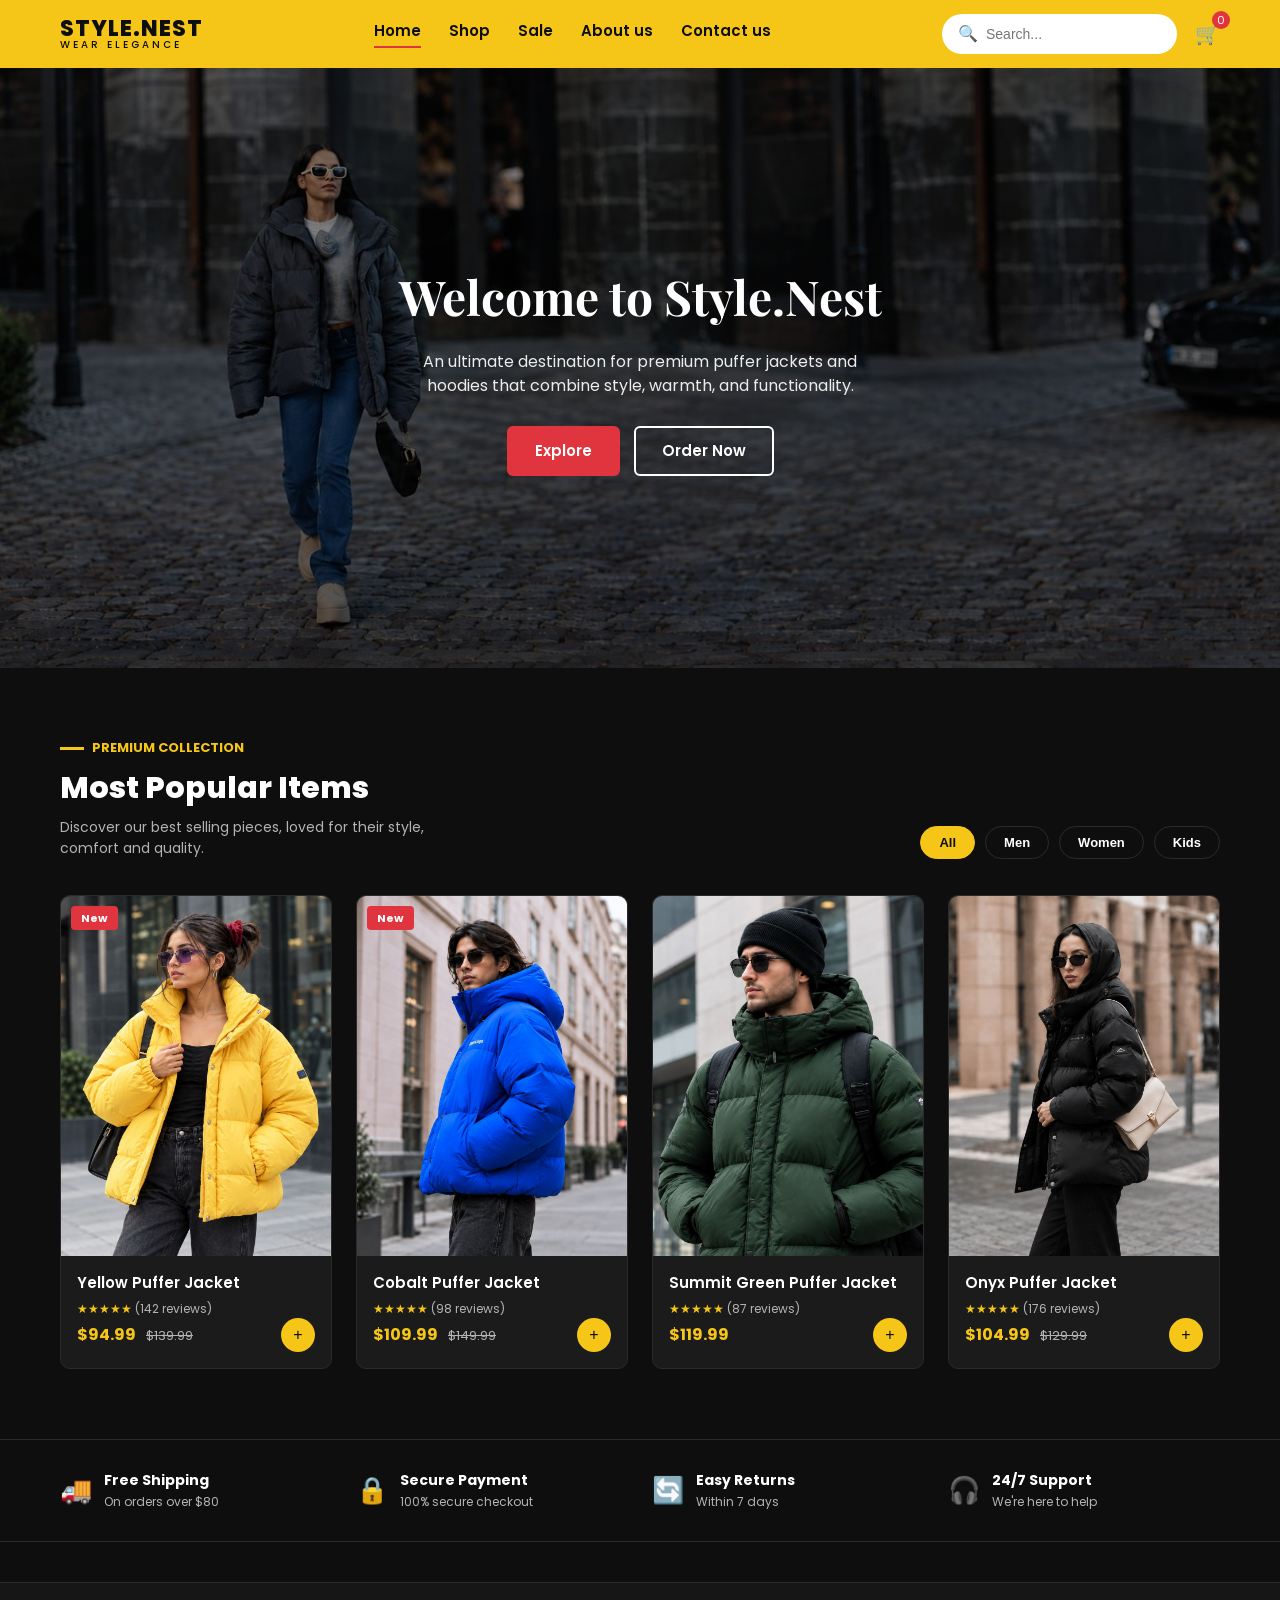
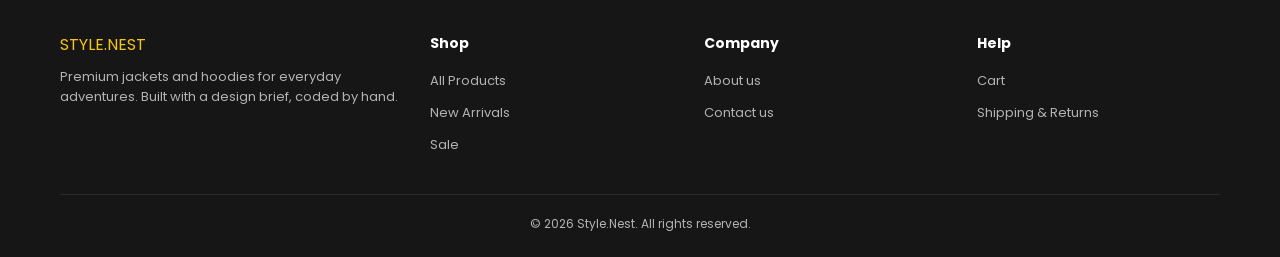
<file: style-nest/index.html>
<!DOCTYPE html>
<html lang="en">
<head>
  <meta charset="UTF-8">
  <meta name="viewport" content="width=device-width, initial-scale=1.0">
  <meta property="og:title" content="Style.Nest — Wear Elegance">
  <meta property="og:description" content="A full online storefront for premium jackets and hoodies, built with HTML/CSS/JS and a .NET backend.">
  <meta property="og:image" content="https://bajwahaeysha-jpg.github.io/style-nest-project/style-nest/assets/images/yellow-1.jpg">
  <meta property="og:url" content="https://bajwahaeysha-jpg.github.io/style-nest-project/style-nest/index.html">
  <title>Style.Nest — Wear Elegance</title>
  <link rel="preconnect" href="https://fonts.googleapis.com">
  <link href="https://fonts.googleapis.com/css2?family=Poppins:wght@400;500;600;700;800&family=Playfair+Display:wght@600;700&display=swap" rel="stylesheet">
  <link rel="stylesheet" href="css/style.css">
</head>
<body>

  <!-- ===== Header ===== -->
  <header class="topbar">
    <div class="container">
      <a href="index.html" class="logo">
        <span class="logo-main">STYLE.NEST</span>
        <span class="logo-sub">WEAR ELEGANCE</span>
      </a>

      <nav class="nav-links">
        <a href="index.html" class="active">Home</a>
        <a href="shop.html">Shop</a>
        <a href="shop.html">Sale</a>
        <a href="about.html">About us</a>
        <a href="contact.html">Contact us</a>
      </nav>

      <div style="display:flex; align-items:center; gap:18px;">
        <div class="search-box">
          <span>&#128269;</span>
          <input type="text" placeholder="Search...">
        </div>
        <a href="cart.html" class="cart-icon">&#128722;
          <span class="cart-count">0</span>
        </a>
        <button class="nav-toggle">&#9776;</button>
      </div>
    </div>
  </header>

  <!-- ===== Hero ===== -->
  <section class="hero">
    <div class="container">
      <div class="hero-text">
        <h1>Welcome to Style.Nest</h1>
        <p>An ultimate destination for premium puffer jackets and hoodies that combine style, warmth, and functionality.</p>
        <div class="hero-actions">
          <a href="shop.html" class="btn btn-red">Explore</a>
          <a href="shop.html" class="btn btn-outline">Order Now</a>
        </div>
      </div>
    </div>
  </section>

  <!-- ===== Most Popular Items ===== -->
  <section class="section">
    <div class="container">
      <div class="section-head">
        <div>
          <div class="eyebrow">PREMIUM COLLECTION</div>
          <h2>Most Popular Items</h2>
          <p>Discover our best selling pieces, loved for their style, comfort and quality.</p>
        </div>
        <div class="filters">
          <button class="filter-btn active" data-filter="all">All</button>
          <button class="filter-btn" data-filter="men">Men</button>
          <button class="filter-btn" data-filter="women">Women</button>
          <button class="filter-btn" data-filter="kids">Kids</button>
        </div>
      </div>

      <div class="product-grid">

        <a href="product.html?id=yellow-puffer-jacket" class="product-card" data-id="yellow-puffer-jacket" data-category="women" data-name="Yellow Puffer Jacket" data-price="94.99" data-image="assets/images/yellow-1.jpg">
          <div class="product-thumb">
            <span class="product-badge">New</span>
            <img src="assets/images/yellow-1.jpg" alt="Yellow Puffer Jacket">
          </div>
          <div class="product-info">
            <h3>Yellow Puffer Jacket</h3>
            <div class="rating"><span class="stars">&#9733;&#9733;&#9733;&#9733;&#9733;</span> (142 reviews)</div>
            <div class="product-price-row">
              <span><span class="price">$94.99</span> <span class="old-price">$139.99</span></span>
              <button class="add-btn">+</button>
            </div>
          </div>
        </a>

        <a href="product.html?id=cobalt-puffer-jacket" class="product-card" data-id="cobalt-puffer-jacket" data-category="men" data-name="Cobalt Puffer Jacket" data-price="109.99" data-image="assets/images/blue-1.jpg">
          <div class="product-thumb">
            <span class="product-badge">New</span>
            <img src="assets/images/blue-1.jpg" alt="Cobalt Puffer Jacket">
          </div>
          <div class="product-info">
            <h3>Cobalt Puffer Jacket</h3>
            <div class="rating"><span class="stars">&#9733;&#9733;&#9733;&#9733;&#9733;</span> (98 reviews)</div>
            <div class="product-price-row">
              <span><span class="price">$109.99</span> <span class="old-price">$149.99</span></span>
              <button class="add-btn">+</button>
            </div>
          </div>
        </a>

        <a href="product.html?id=summit-green-puffer-jacket" class="product-card" data-id="summit-green-puffer-jacket" data-category="men" data-name="Summit Green Puffer Jacket" data-price="119.99" data-image="assets/images/green-1.jpg">
          <div class="product-thumb">
            <img src="assets/images/green-1.jpg" alt="Summit Green Puffer Jacket">
          </div>
          <div class="product-info">
            <h3>Summit Green Puffer Jacket</h3>
            <div class="rating"><span class="stars">&#9733;&#9733;&#9733;&#9733;&#9733;</span> (87 reviews)</div>
            <div class="product-price-row">
              <span class="price">$119.99</span>
              <button class="add-btn">+</button>
            </div>
          </div>
        </a>

        <a href="product.html?id=onyx-puffer-jacket" class="product-card" data-id="onyx-puffer-jacket" data-category="women" data-name="Onyx Puffer Jacket" data-price="104.99" data-image="assets/images/black-1.jpg">
          <div class="product-thumb">
            <img src="assets/images/black-1.jpg" alt="Onyx Puffer Jacket">
          </div>
          <div class="product-info">
            <h3>Onyx Puffer Jacket</h3>
            <div class="rating"><span class="stars">&#9733;&#9733;&#9733;&#9733;&#9733;</span> (176 reviews)</div>
            <div class="product-price-row">
              <span><span class="price">$104.99</span> <span class="old-price">$129.99</span></span>
              <button class="add-btn">+</button>
            </div>
          </div>
        </a>

      </div>
    </div>
  </section>

  <!-- ===== Perks strip ===== -->
  <section class="perks">
    <div class="container">
      <div class="perk"><span class="icon">&#128666;</span><div><h4>Free Shipping</h4><p>On orders over $80</p></div></div>
      <div class="perk"><span class="icon">&#128274;</span><div><h4>Secure Payment</h4><p>100% secure checkout</p></div></div>
      <div class="perk"><span class="icon">&#128260;</span><div><h4>Easy Returns</h4><p>Within 7 days</p></div></div>
      <div class="perk"><span class="icon">&#127911;</span><div><h4>24/7 Support</h4><p>We're here to help</p></div></div>
    </div>
  </section>

  <!-- ===== Footer ===== -->
  <footer>
    <div class="container">
      <div class="footer-grid">
        <div>
          <span class="logo-main" style="color:#f5c518;">STYLE.NEST</span>
          <p>Premium jackets and hoodies for everyday adventures. Built with a design brief, coded by hand.</p>
        </div>
        <div>
          <h4>Shop</h4>
          <ul>
            <li><a href="shop.html">All Products</a></li>
            <li><a href="shop.html">New Arrivals</a></li>
            <li><a href="shop.html">Sale</a></li>
          </ul>
        </div>
        <div>
          <h4>Company</h4>
          <ul>
            <li><a href="about.html">About us</a></li>
            <li><a href="contact.html">Contact us</a></li>
          </ul>
        </div>
        <div>
          <h4>Help</h4>
          <ul>
            <li><a href="cart.html">Cart</a></li>
            <li><a href="contact.html">Shipping & Returns</a></li>
          </ul>
        </div>
      </div>
      <div class="footer-bottom">&copy; 2026 Style.Nest. All rights reserved.</div>
    </div>
  </footer>

  <script src="js/script.js"></script>
</body>
</html>
</file>
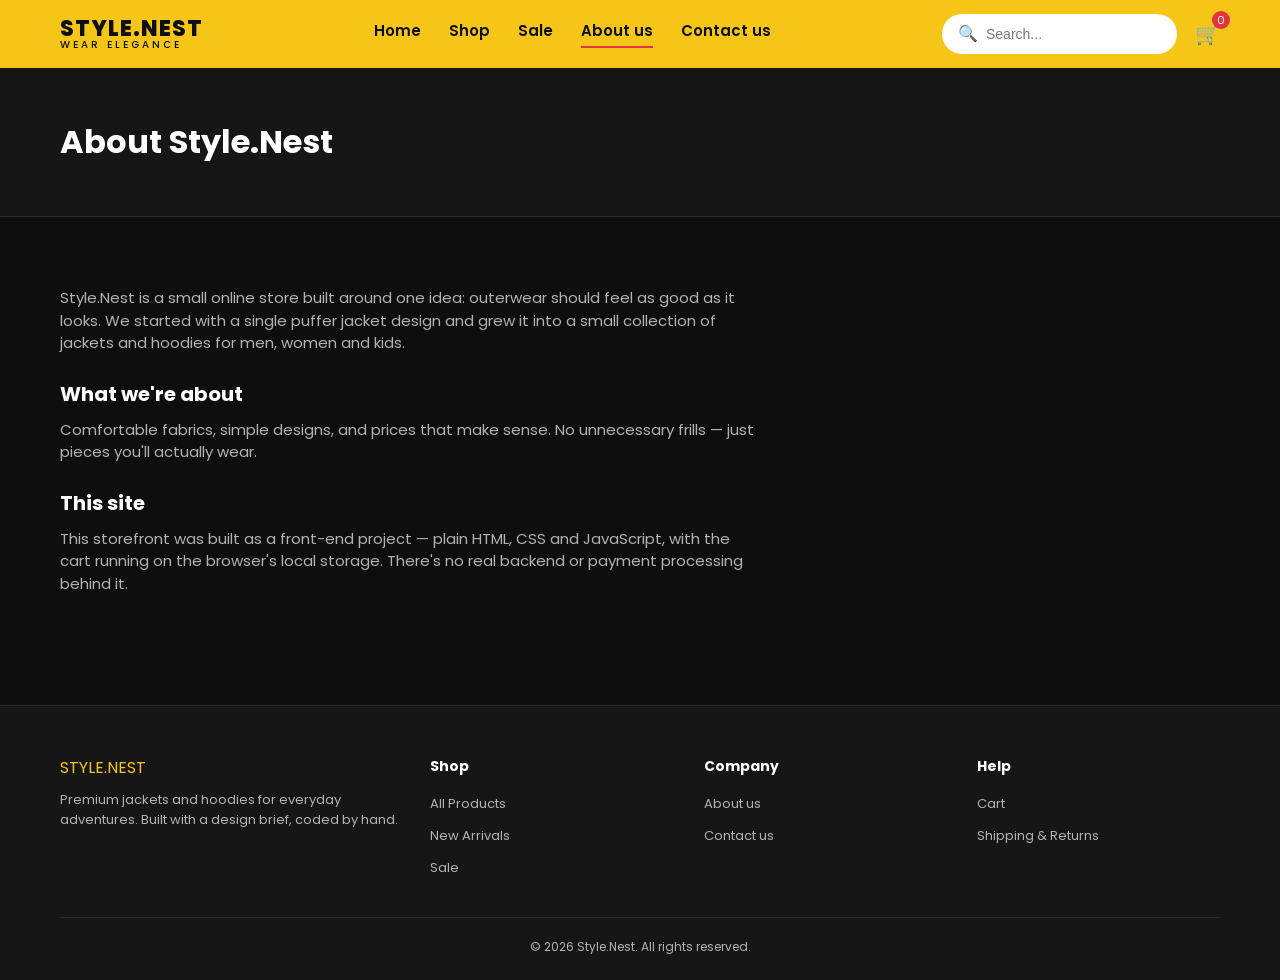
<file: style-nest/about.html>
<!DOCTYPE html>
<html lang="en">
<head>
  <meta charset="UTF-8">
  <meta name="viewport" content="width=device-width, initial-scale=1.0">
  <title>About us — Style.Nest</title>
  <link rel="preconnect" href="https://fonts.googleapis.com">
  <link href="https://fonts.googleapis.com/css2?family=Poppins:wght@400;500;600;700;800&family=Playfair+Display:wght@600;700&display=swap" rel="stylesheet">
  <link rel="stylesheet" href="css/style.css">
</head>
<body>

  <!-- ===== Header ===== -->
  <header class="topbar">
    <div class="container">
      <a href="index.html" class="logo">
        <span class="logo-main">STYLE.NEST</span>
        <span class="logo-sub">WEAR ELEGANCE</span>
      </a>

      <nav class="nav-links">
        <a href="index.html">Home</a>
        <a href="shop.html">Shop</a>
        <a href="shop.html">Sale</a>
        <a href="about.html" class="active">About us</a>
        <a href="contact.html">Contact us</a>
      </nav>

      <div style="display:flex; align-items:center; gap:18px;">
        <div class="search-box">
          <span>&#128269;</span>
          <input type="text" placeholder="Search...">
        </div>
        <a href="cart.html" class="cart-icon">&#128722;
          <span class="cart-count">0</span>
        </a>
        <button class="nav-toggle">&#9776;</button>
      </div>
    </div>
  </header>

  <div class="page-header">
    <div class="container">
      <h1>About Style.Nest</h1>
    </div>
  </div>

  <section class="section">
    <div class="container">
      <div class="simple-content">
        <p>Style.Nest is a small online store built around one idea: outerwear should feel as good as it looks. We started with a single puffer jacket design and grew it into a small collection of jackets and hoodies for men, women and kids.</p>

        <h2>What we're about</h2>
        <p>Comfortable fabrics, simple designs, and prices that make sense. No unnecessary frills — just pieces you'll actually wear.</p>

        <h2>This site</h2>
        <p>This storefront was built as a front-end project — plain HTML, CSS and JavaScript, with the cart running on the browser's local storage. There's no real backend or payment processing behind it.</p>
      </div>
    </div>
  </section>

  <!-- ===== Footer ===== -->
  <footer>
    <div class="container">
      <div class="footer-grid">
        <div>
          <span class="logo-main" style="color:#f5c518;">STYLE.NEST</span>
          <p>Premium jackets and hoodies for everyday adventures. Built with a design brief, coded by hand.</p>
        </div>
        <div>
          <h4>Shop</h4>
          <ul>
            <li><a href="shop.html">All Products</a></li>
            <li><a href="shop.html">New Arrivals</a></li>
            <li><a href="shop.html">Sale</a></li>
          </ul>
        </div>
        <div>
          <h4>Company</h4>
          <ul>
            <li><a href="about.html">About us</a></li>
            <li><a href="contact.html">Contact us</a></li>
          </ul>
        </div>
        <div>
          <h4>Help</h4>
          <ul>
            <li><a href="cart.html">Cart</a></li>
            <li><a href="contact.html">Shipping & Returns</a></li>
          </ul>
        </div>
      </div>
      <div class="footer-bottom">&copy; 2026 Style.Nest. All rights reserved.</div>
    </div>
  </footer>

  <script src="js/script.js"></script>
</body>
</html>
</file>
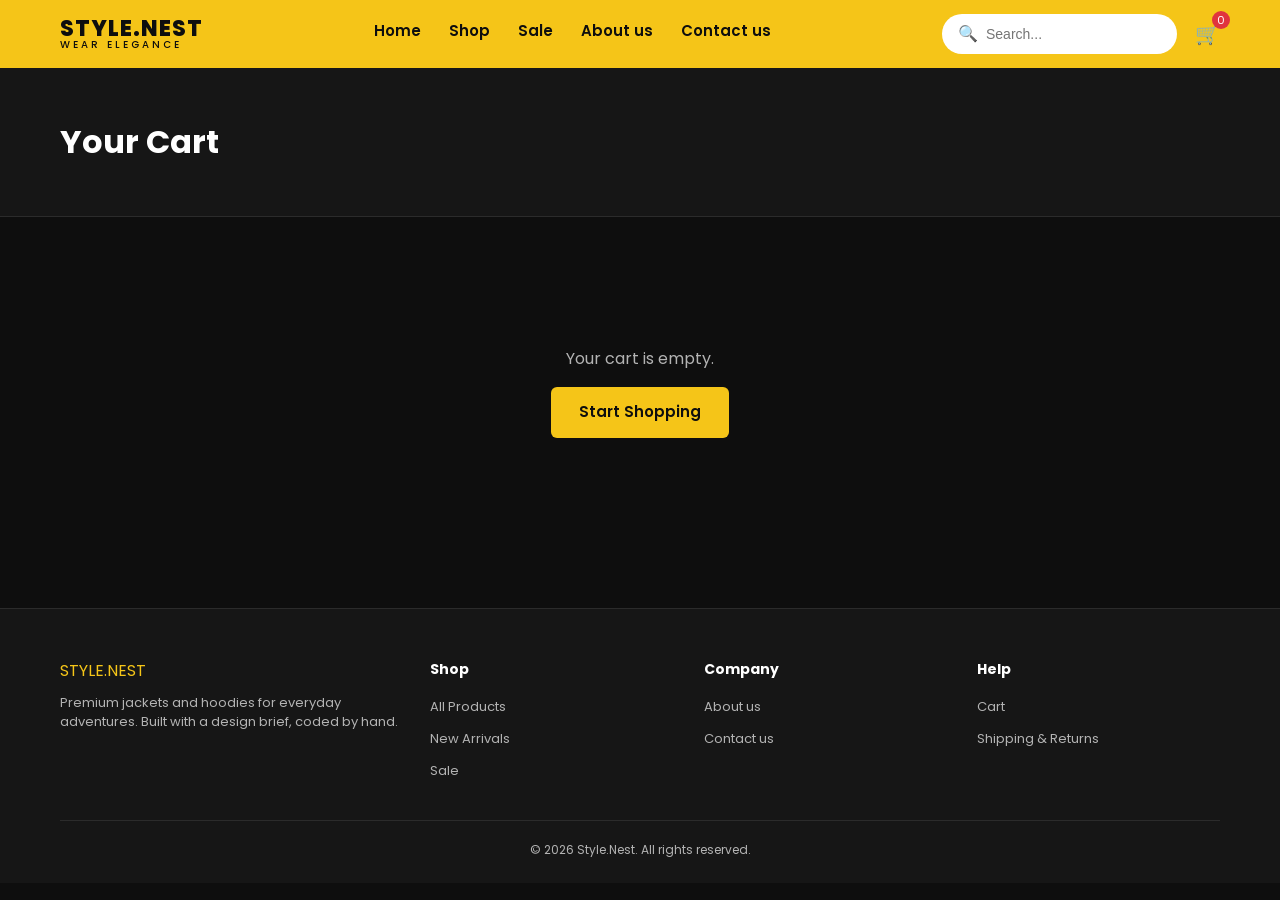
<file: style-nest/cart.html>
<!DOCTYPE html>
<html lang="en">
<head>
  <meta charset="UTF-8">
  <meta name="viewport" content="width=device-width, initial-scale=1.0">
  <title>Your Cart — Style.Nest</title>
  <link rel="preconnect" href="https://fonts.googleapis.com">
  <link href="https://fonts.googleapis.com/css2?family=Poppins:wght@400;500;600;700;800&family=Playfair+Display:wght@600;700&display=swap" rel="stylesheet">
  <link rel="stylesheet" href="css/style.css">
</head>
<body>

  <!-- ===== Header ===== -->
  <header class="topbar">
    <div class="container">
      <a href="index.html" class="logo">
        <span class="logo-main">STYLE.NEST</span>
        <span class="logo-sub">WEAR ELEGANCE</span>
      </a>

      <nav class="nav-links">
        <a href="index.html">Home</a>
        <a href="shop.html">Shop</a>
        <a href="shop.html">Sale</a>
        <a href="about.html">About us</a>
        <a href="contact.html">Contact us</a>
      </nav>

      <div style="display:flex; align-items:center; gap:18px;">
        <div class="search-box">
          <span>&#128269;</span>
          <input type="text" placeholder="Search...">
        </div>
        <a href="cart.html" class="cart-icon active">&#128722;
          <span class="cart-count">0</span>
        </a>
        <button class="nav-toggle">&#9776;</button>
      </div>
    </div>
  </header>

  <div class="page-header">
    <div class="container">
      <h1>Your Cart</h1>
    </div>
  </div>

  <section class="section">
    <div class="container">

      <div id="cartWrapper">
        <table class="cart-table">
          <thead>
            <tr>
              <th>Product</th>
              <th>Price</th>
              <th>Qty</th>
              <th>Total</th>
              <th></th>
            </tr>
          </thead>
          <tbody id="cartBody"></tbody>
        </table>

        <div class="cart-summary">
          <div class="row"><span>Subtotal</span><span id="subtotalValue">$0.00</span></div>
          <div class="row"><span>Shipping</span><span id="shippingValue">$0.00</span></div>
          <div class="row total"><span>Total</span><span id="totalValue">$0.00</span></div>
          <button id="checkoutBtn" class="btn btn-yellow btn-block" style="margin-top:18px;">Checkout</button>
          <p class="form-note" id="checkoutNote" style="text-align:center; margin-top:10px;"></p>
        </div>
      </div>

      <div id="orderConfirmed" class="empty-cart" style="display:none;">
        <p style="color:var(--yellow); font-size:20px; font-weight:700; margin-bottom:8px;">Order placed!</p>
        <p id="orderConfirmedDetail"></p>
        <a href="shop.html" class="btn btn-yellow" style="margin-top:16px;">Continue Shopping</a>
      </div>

      <div id="emptyCart" class="empty-cart">
        <p>Your cart is empty.</p>
        <a href="shop.html" class="btn btn-yellow" style="margin-top:16px;">Start Shopping</a>
      </div>

    </div>
  </section>

  <!-- ===== Footer ===== -->
  <footer>
    <div class="container">
      <div class="footer-grid">
        <div>
          <span class="logo-main" style="color:#f5c518;">STYLE.NEST</span>
          <p>Premium jackets and hoodies for everyday adventures. Built with a design brief, coded by hand.</p>
        </div>
        <div>
          <h4>Shop</h4>
          <ul>
            <li><a href="shop.html">All Products</a></li>
            <li><a href="shop.html">New Arrivals</a></li>
            <li><a href="shop.html">Sale</a></li>
          </ul>
        </div>
        <div>
          <h4>Company</h4>
          <ul>
            <li><a href="about.html">About us</a></li>
            <li><a href="contact.html">Contact us</a></li>
          </ul>
        </div>
        <div>
          <h4>Help</h4>
          <ul>
            <li><a href="cart.html">Cart</a></li>
            <li><a href="contact.html">Shipping & Returns</a></li>
          </ul>
        </div>
      </div>
      <div class="footer-bottom">&copy; 2026 Style.Nest. All rights reserved.</div>
    </div>
  </footer>

  <script src="js/script.js"></script>
</body>
</html>
</file>
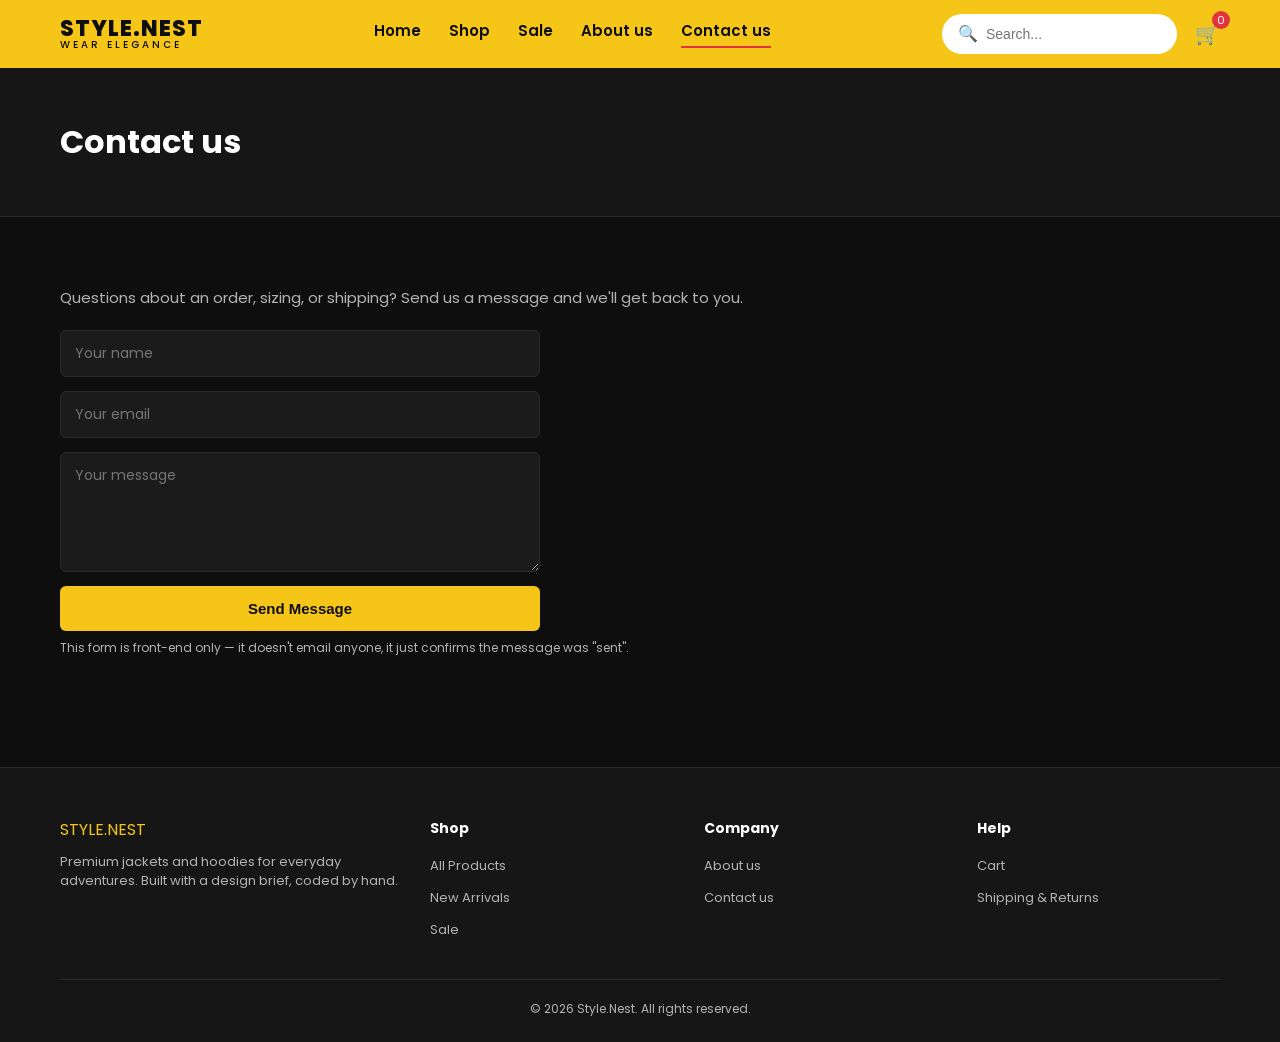
<file: style-nest/contact.html>
<!DOCTYPE html>
<html lang="en">
<head>
  <meta charset="UTF-8">
  <meta name="viewport" content="width=device-width, initial-scale=1.0">
  <title>Contact us — Style.Nest</title>
  <link rel="preconnect" href="https://fonts.googleapis.com">
  <link href="https://fonts.googleapis.com/css2?family=Poppins:wght@400;500;600;700;800&family=Playfair+Display:wght@600;700&display=swap" rel="stylesheet">
  <link rel="stylesheet" href="css/style.css">
</head>
<body>

  <!-- ===== Header ===== -->
  <header class="topbar">
    <div class="container">
      <a href="index.html" class="logo">
        <span class="logo-main">STYLE.NEST</span>
        <span class="logo-sub">WEAR ELEGANCE</span>
      </a>

      <nav class="nav-links">
        <a href="index.html">Home</a>
        <a href="shop.html">Shop</a>
        <a href="shop.html">Sale</a>
        <a href="about.html">About us</a>
        <a href="contact.html" class="active">Contact us</a>
      </nav>

      <div style="display:flex; align-items:center; gap:18px;">
        <div class="search-box">
          <span>&#128269;</span>
          <input type="text" placeholder="Search...">
        </div>
        <a href="cart.html" class="cart-icon">&#128722;
          <span class="cart-count">0</span>
        </a>
        <button class="nav-toggle">&#9776;</button>
      </div>
    </div>
  </header>

  <div class="page-header">
    <div class="container">
      <h1>Contact us</h1>
    </div>
  </div>

  <section class="section">
    <div class="container">
      <div class="simple-content">
        <p>Questions about an order, sizing, or shipping? Send us a message and we'll get back to you.</p>

        <form class="contact-form" id="contactForm">
          <input type="text" placeholder="Your name" required>
          <input type="email" placeholder="Your email" required>
          <textarea placeholder="Your message" required></textarea>
          <button type="submit" class="btn btn-yellow">Send Message</button>
        </form>
        <p class="form-note">This form is front-end only — it doesn't email anyone, it just confirms the message was "sent".</p>
      </div>
    </div>
  </section>

  <!-- ===== Footer ===== -->
  <footer>
    <div class="container">
      <div class="footer-grid">
        <div>
          <span class="logo-main" style="color:#f5c518;">STYLE.NEST</span>
          <p>Premium jackets and hoodies for everyday adventures. Built with a design brief, coded by hand.</p>
        </div>
        <div>
          <h4>Shop</h4>
          <ul>
            <li><a href="shop.html">All Products</a></li>
            <li><a href="shop.html">New Arrivals</a></li>
            <li><a href="shop.html">Sale</a></li>
          </ul>
        </div>
        <div>
          <h4>Company</h4>
          <ul>
            <li><a href="about.html">About us</a></li>
            <li><a href="contact.html">Contact us</a></li>
          </ul>
        </div>
        <div>
          <h4>Help</h4>
          <ul>
            <li><a href="cart.html">Cart</a></li>
            <li><a href="contact.html">Shipping & Returns</a></li>
          </ul>
        </div>
      </div>
      <div class="footer-bottom">&copy; 2026 Style.Nest. All rights reserved.</div>
    </div>
  </footer>

  <script src="js/script.js"></script>
</body>
</html>
</file>
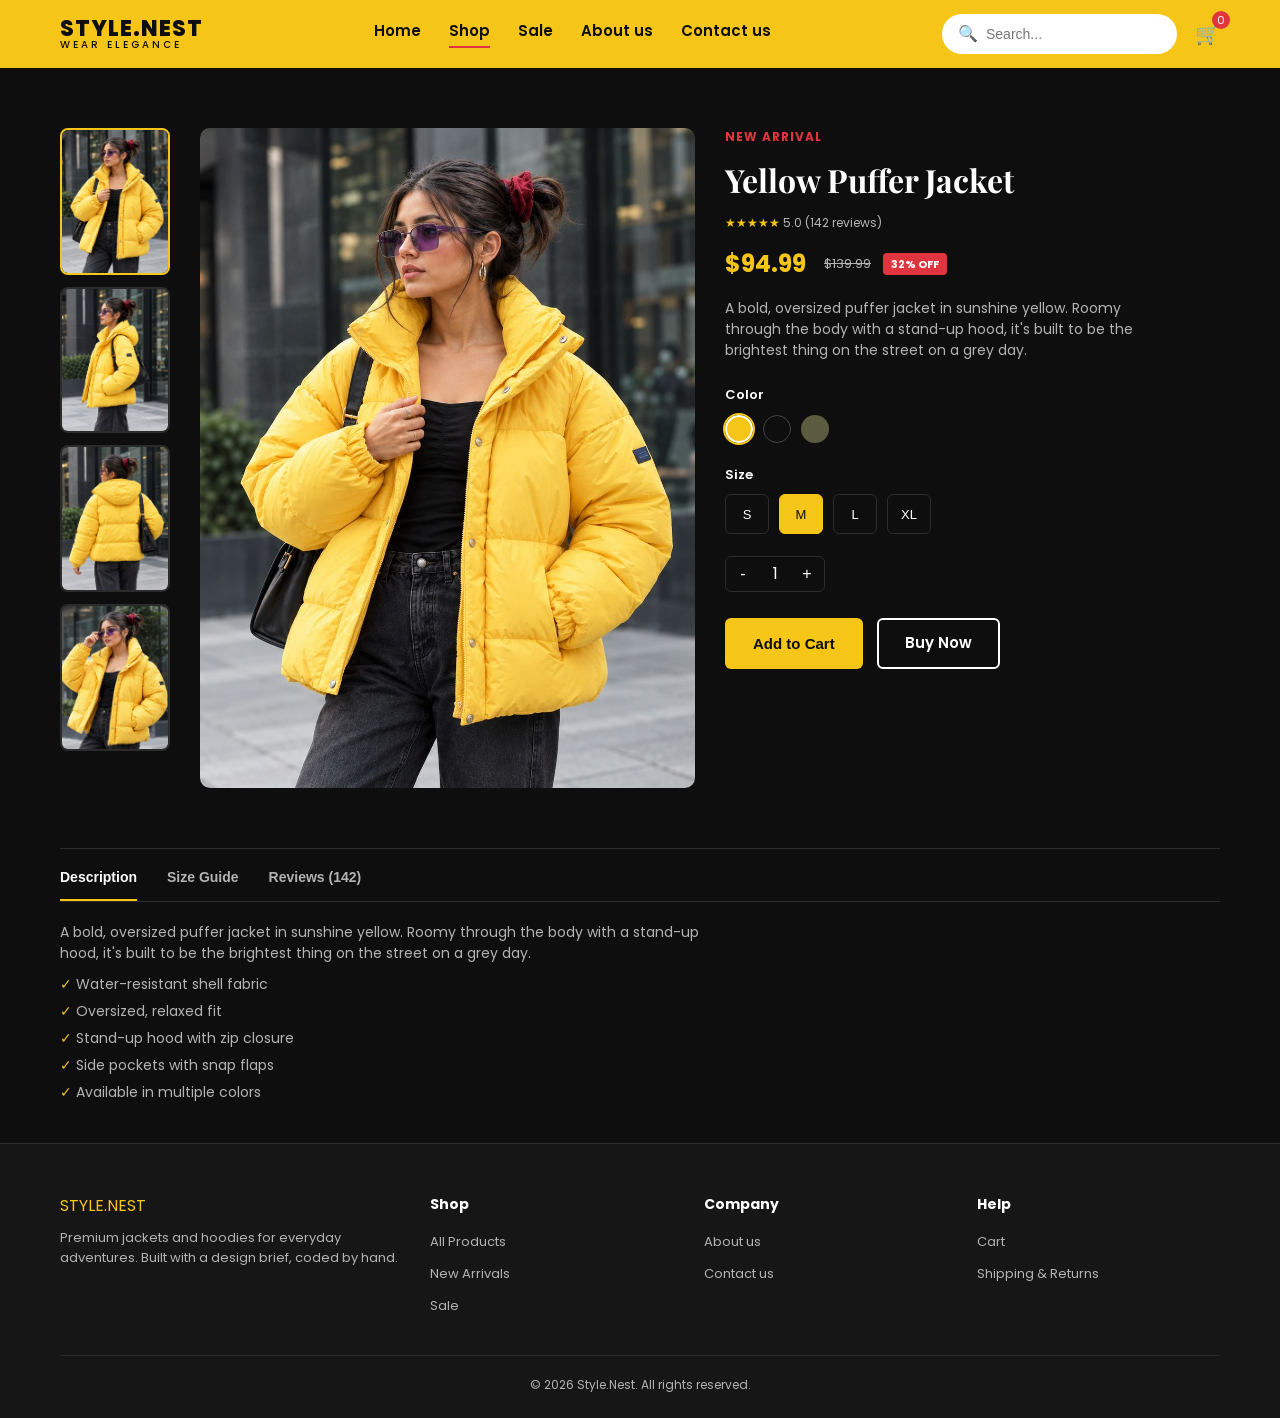
<file: style-nest/product.html>
<!DOCTYPE html>
<html lang="en">
<head>
  <meta charset="UTF-8">
  <meta name="viewport" content="width=device-width, initial-scale=1.0">
  <title>Style.Nest — Product</title>
  <link rel="preconnect" href="https://fonts.googleapis.com">
  <link href="https://fonts.googleapis.com/css2?family=Poppins:wght@400;500;600;700;800&family=Playfair+Display:wght@600;700&display=swap" rel="stylesheet">
  <link rel="stylesheet" href="css/style.css">
</head>
<body>

  <!-- ===== Header ===== -->
  <header class="topbar">
    <div class="container">
      <a href="index.html" class="logo">
        <span class="logo-main">STYLE.NEST</span>
        <span class="logo-sub">WEAR ELEGANCE</span>
      </a>

      <nav class="nav-links">
        <a href="index.html">Home</a>
        <a href="shop.html" class="active">Shop</a>
        <a href="shop.html">Sale</a>
        <a href="about.html">About us</a>
        <a href="contact.html">Contact us</a>
      </nav>

      <div style="display:flex; align-items:center; gap:18px;">
        <div class="search-box">
          <span>&#128269;</span>
          <input type="text" placeholder="Search...">
        </div>
        <a href="cart.html" class="cart-icon">&#128722;
          <span class="cart-count">0</span>
        </a>
        <button class="nav-toggle">&#9776;</button>
      </div>
    </div>
  </header>

  <div class="container">
    <div class="product-detail">

      <!-- Thumbnails (filled in by script.js based on the product) -->
      <div class="thumb-list" id="thumbList"></div>

      <!-- Main image -->
      <div class="main-image">
        <img src="assets/images/yellow-1.jpg" id="mainImage" alt="Product image">
      </div>

      <!-- Info -->
      <div class="detail-info">
        <div class="tag-new" id="prodTag">NEW ARRIVAL</div>
        <h1 id="prodTitle">Yellow Puffer Jacket</h1>

        <div class="rating"><span class="stars" id="prodStars">&#9733;&#9733;&#9733;&#9733;&#9733;</span> <span id="prodReviews">4.8 (124 reviews)</span></div>

        <div class="price-row" style="margin-top:14px;">
          <span class="price" id="prodPrice">$94.99</span>
          <span class="old-price" id="prodOldPrice">$129.99</span>
          <span class="discount" id="prodDiscount">31% OFF</span>
        </div>

        <p class="desc" id="prodDesc">A bold, oversized puffer jacket in sunshine yellow.</p>

        <div class="option-block">
          <label>Color</label>
          <div class="swatches">
            <span class="swatch active" data-color="Yellow" style="background:#f5c518;"></span>
            <span class="swatch" data-color="Black" style="background:#0e0e0e; border:1px solid #444;"></span>
            <span class="swatch" data-color="Olive" style="background:#5b5b3f;"></span>
          </div>
        </div>

        <div class="option-block">
          <label>Size</label>
          <div class="sizes">
            <button class="size-btn">S</button>
            <button class="size-btn active">M</button>
            <button class="size-btn">L</button>
            <button class="size-btn">XL</button>
          </div>
        </div>

        <div class="qty-row">
          <div class="qty-control">
            <button id="qtyMinus">-</button>
            <span id="qtyValue">1</span>
            <button id="qtyPlus">+</button>
          </div>
        </div>

        <div class="detail-actions">
          <button id="detailAddBtn" class="btn btn-yellow" data-name="Yellow Puffer Jacket" data-price="94.99">Add to Cart</button>
          <a href="cart.html" class="btn btn-outline">Buy Now</a>
        </div>
      </div>
    </div>

    <!-- Tabs -->
    <div class="tabs">
      <div class="tab-buttons">
        <button class="active" data-tab="descTab">Description</button>
        <button data-tab="sizeTab">Size Guide</button>
        <button data-tab="reviewTab" id="reviewTabHeading">Reviews (124)</button>
      </div>

      <div class="tab-panel active" id="descTab">
        <p id="prodDescLong">The item is crafted with premium quality fabric to keep you warm without compromising on style.</p>
        <ul id="prodFeatures">
          <li>Premium quality water-resistant fabric</li>
          <li>Lightweight &amp; breathable</li>
          <li>Warm insulation for cold weather</li>
          <li>Stylish oversized fit</li>
          <li>Available in multiple colors</li>
        </ul>
      </div>

      <div class="tab-panel" id="sizeTab">
        <p>S: Chest 36" · M: Chest 39" · L: Chest 42" · XL: Chest 45". For an oversized fit, we recommend sizing up.</p>
      </div>

      <div class="tab-panel" id="reviewTab">
        <p id="reviewTabText">4.8 out of 5 based on 124 reviews. "Warm, lightweight and looks great" is the most common comment from customers.</p>
      </div>
    </div>
  </div>

  <!-- ===== Footer ===== -->
  <footer>
    <div class="container">
      <div class="footer-grid">
        <div>
          <span class="logo-main" style="color:#f5c518;">STYLE.NEST</span>
          <p>Premium jackets and hoodies for everyday adventures. Built with a design brief, coded by hand.</p>
        </div>
        <div>
          <h4>Shop</h4>
          <ul>
            <li><a href="shop.html">All Products</a></li>
            <li><a href="shop.html">New Arrivals</a></li>
            <li><a href="shop.html">Sale</a></li>
          </ul>
        </div>
        <div>
          <h4>Company</h4>
          <ul>
            <li><a href="about.html">About us</a></li>
            <li><a href="contact.html">Contact us</a></li>
          </ul>
        </div>
        <div>
          <h4>Help</h4>
          <ul>
            <li><a href="cart.html">Cart</a></li>
            <li><a href="contact.html">Shipping & Returns</a></li>
          </ul>
        </div>
      </div>
      <div class="footer-bottom">&copy; 2026 Style.Nest. All rights reserved.</div>
    </div>
  </footer>

  <script src="js/script.js"></script>
</body>
</html>
</file>
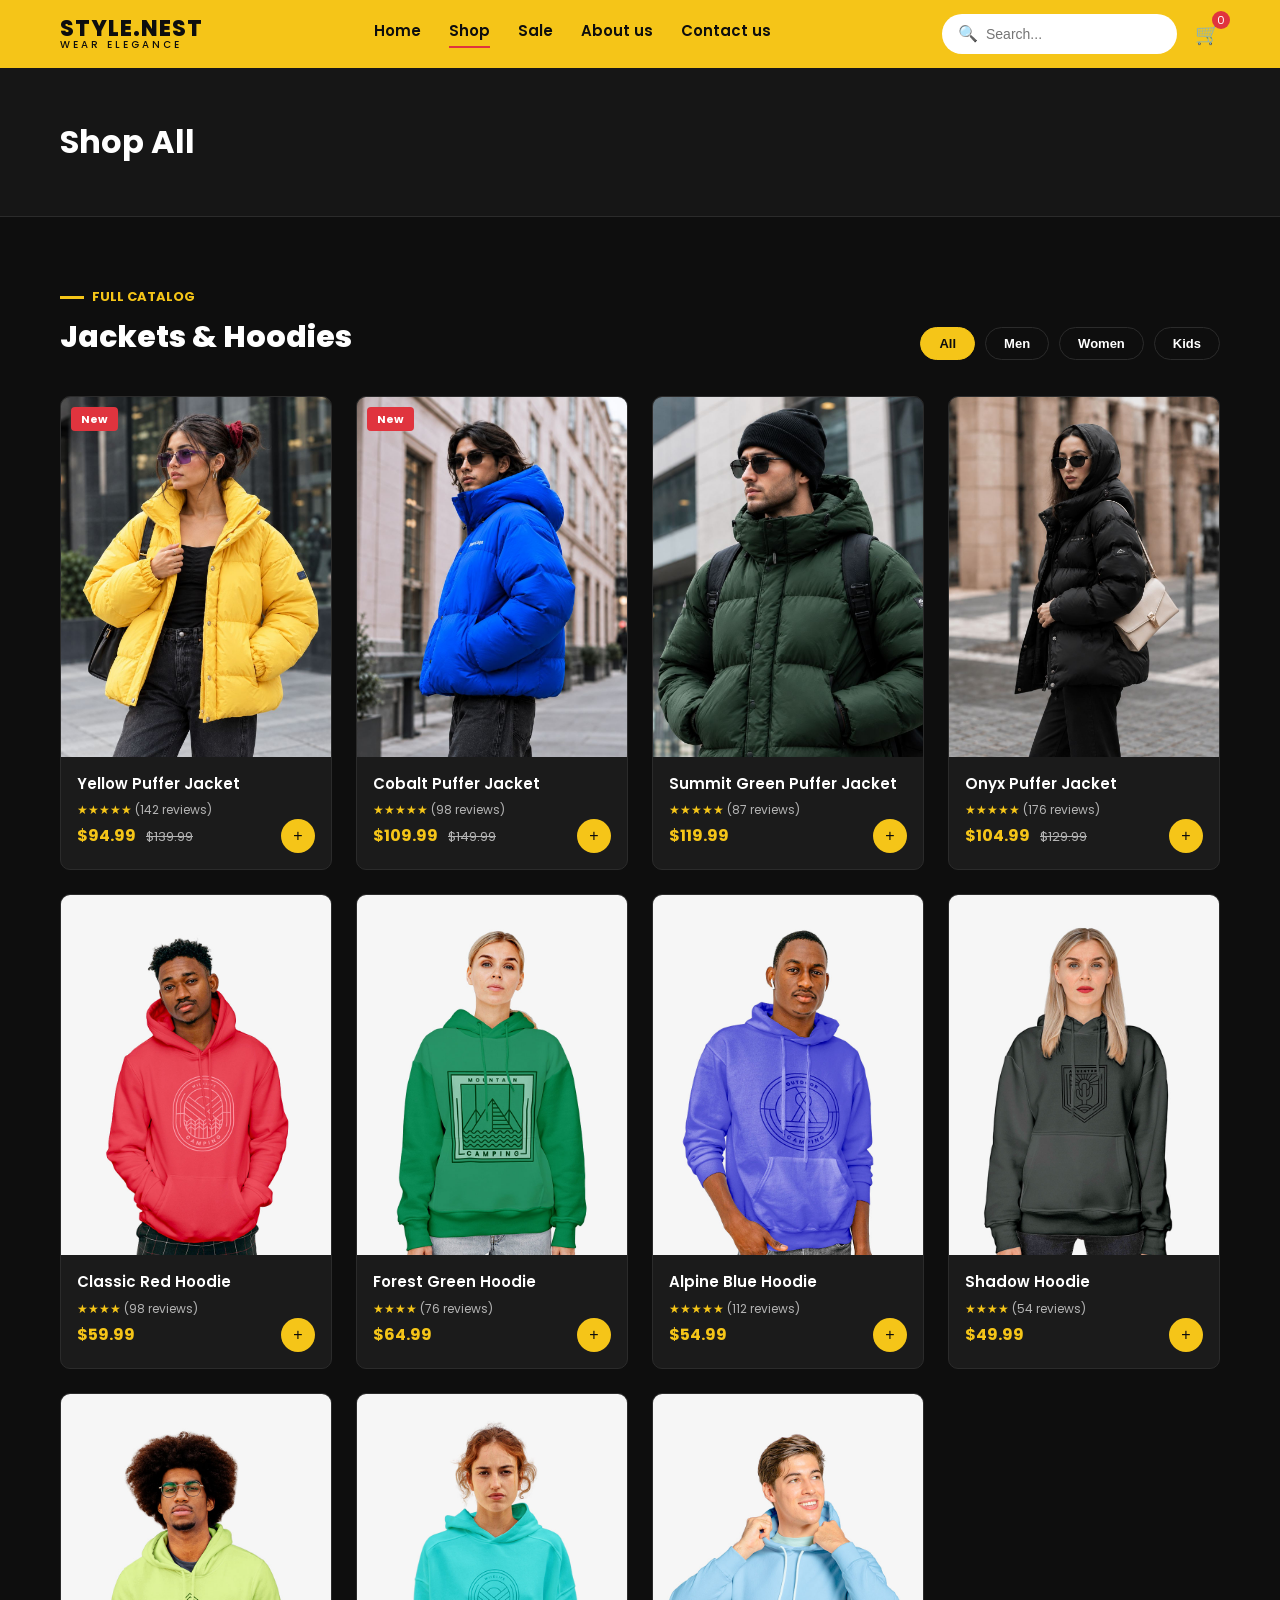
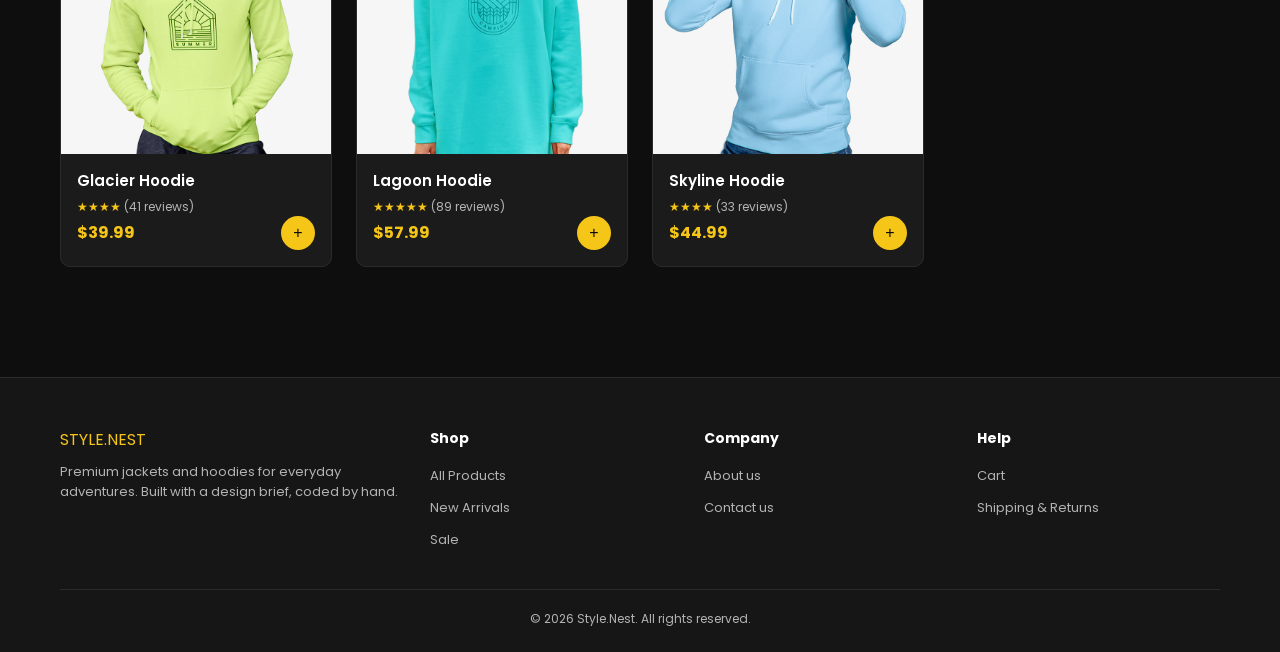
<file: style-nest/shop.html>
<!DOCTYPE html>
<html lang="en">
<head>
  <meta charset="UTF-8">
  <meta name="viewport" content="width=device-width, initial-scale=1.0">
  <title>Shop — Style.Nest</title>
  <link rel="preconnect" href="https://fonts.googleapis.com">
  <link href="https://fonts.googleapis.com/css2?family=Poppins:wght@400;500;600;700;800&family=Playfair+Display:wght@600;700&display=swap" rel="stylesheet">
  <link rel="stylesheet" href="css/style.css">
</head>
<body>

  <!-- ===== Header ===== -->
  <header class="topbar">
    <div class="container">
      <a href="index.html" class="logo">
        <span class="logo-main">STYLE.NEST</span>
        <span class="logo-sub">WEAR ELEGANCE</span>
      </a>

      <nav class="nav-links">
        <a href="index.html">Home</a>
        <a href="shop.html" class="active">Shop</a>
        <a href="shop.html">Sale</a>
        <a href="about.html">About us</a>
        <a href="contact.html">Contact us</a>
      </nav>

      <div style="display:flex; align-items:center; gap:18px;">
        <div class="search-box">
          <span>&#128269;</span>
          <input type="text" placeholder="Search...">
        </div>
        <a href="cart.html" class="cart-icon">&#128722;
          <span class="cart-count">0</span>
        </a>
        <button class="nav-toggle">&#9776;</button>
      </div>
    </div>
  </header>

  <div class="page-header">
    <div class="container">
      <h1>Shop All</h1>
    </div>
  </div>

  <section class="section">
    <div class="container">
      <div class="section-head">
        <div>
          <div class="eyebrow">FULL CATALOG</div>
          <h2>Jackets &amp; Hoodies</h2>
        </div>
        <div class="filters">
          <button class="filter-btn active" data-filter="all">All</button>
          <button class="filter-btn" data-filter="men">Men</button>
          <button class="filter-btn" data-filter="women">Women</button>
          <button class="filter-btn" data-filter="kids">Kids</button>
        </div>
      </div>

      <div class="product-grid">

        <a href="product.html?id=yellow-puffer-jacket" class="product-card" data-id="yellow-puffer-jacket" data-category="women" data-name="Yellow Puffer Jacket" data-price="94.99" data-image="assets/images/yellow-1.jpg">
          <div class="product-thumb"><span class="product-badge">New</span><img src="assets/images/yellow-1.jpg" alt="Yellow Puffer Jacket"></div>
          <div class="product-info">
            <h3>Yellow Puffer Jacket</h3>
            <div class="rating"><span class="stars">&#9733;&#9733;&#9733;&#9733;&#9733;</span> (142 reviews)</div>
            <div class="product-price-row"><span><span class="price">$94.99</span> <span class="old-price">$139.99</span></span><button class="add-btn">+</button></div>
          </div>
        </a>

        <a href="product.html?id=cobalt-puffer-jacket" class="product-card" data-id="cobalt-puffer-jacket" data-category="men" data-name="Cobalt Puffer Jacket" data-price="109.99" data-image="assets/images/blue-1.jpg">
          <div class="product-thumb"><span class="product-badge">New</span><img src="assets/images/blue-1.jpg" alt="Cobalt Puffer Jacket"></div>
          <div class="product-info">
            <h3>Cobalt Puffer Jacket</h3>
            <div class="rating"><span class="stars">&#9733;&#9733;&#9733;&#9733;&#9733;</span> (98 reviews)</div>
            <div class="product-price-row"><span><span class="price">$109.99</span> <span class="old-price">$149.99</span></span><button class="add-btn">+</button></div>
          </div>
        </a>

        <a href="product.html?id=summit-green-puffer-jacket" class="product-card" data-id="summit-green-puffer-jacket" data-category="men" data-name="Summit Green Puffer Jacket" data-price="119.99" data-image="assets/images/green-1.jpg">
          <div class="product-thumb"><img src="assets/images/green-1.jpg" alt="Summit Green Puffer Jacket"></div>
          <div class="product-info">
            <h3>Summit Green Puffer Jacket</h3>
            <div class="rating"><span class="stars">&#9733;&#9733;&#9733;&#9733;&#9733;</span> (87 reviews)</div>
            <div class="product-price-row"><span class="price">$119.99</span><button class="add-btn">+</button></div>
          </div>
        </a>

        <a href="product.html?id=onyx-puffer-jacket" class="product-card" data-id="onyx-puffer-jacket" data-category="women" data-name="Onyx Puffer Jacket" data-price="104.99" data-image="assets/images/black-1.jpg">
          <div class="product-thumb"><img src="assets/images/black-1.jpg" alt="Onyx Puffer Jacket"></div>
          <div class="product-info">
            <h3>Onyx Puffer Jacket</h3>
            <div class="rating"><span class="stars">&#9733;&#9733;&#9733;&#9733;&#9733;</span> (176 reviews)</div>
            <div class="product-price-row"><span><span class="price">$104.99</span> <span class="old-price">$129.99</span></span><button class="add-btn">+</button></div>
          </div>
        </a>

        <a href="product.html?id=classic-red-hoodie" class="product-card" data-id="classic-red-hoodie" data-category="men" data-name="Classic Red Hoodie" data-price="59.99" data-image="assets/images/product-1.jpg">
          <div class="product-thumb"><img src="assets/images/product-1.jpg" alt="Classic Red Hoodie"></div>
          <div class="product-info">
            <h3>Classic Red Hoodie</h3>
            <div class="rating"><span class="stars">&#9733;&#9733;&#9733;&#9733;</span> (98 reviews)</div>
            <div class="product-price-row"><span class="price">$59.99</span><button class="add-btn">+</button></div>
          </div>
        </a>

        <a href="product.html?id=forest-green-hoodie" class="product-card" data-id="forest-green-hoodie" data-category="women" data-name="Forest Green Hoodie" data-price="64.99" data-image="assets/images/product-2.jpg">
          <div class="product-thumb"><img src="assets/images/product-2.jpg" alt="Forest Green Hoodie"></div>
          <div class="product-info">
            <h3>Forest Green Hoodie</h3>
            <div class="rating"><span class="stars">&#9733;&#9733;&#9733;&#9733;</span> (76 reviews)</div>
            <div class="product-price-row"><span class="price">$64.99</span><button class="add-btn">+</button></div>
          </div>
        </a>

        <a href="product.html?id=alpine-blue-hoodie" class="product-card" data-id="alpine-blue-hoodie" data-category="men" data-name="Alpine Blue Hoodie" data-price="54.99" data-image="assets/images/product-3.jpg">
          <div class="product-thumb"><img src="assets/images/product-3.jpg" alt="Alpine Blue Hoodie"></div>
          <div class="product-info">
            <h3>Alpine Blue Hoodie</h3>
            <div class="rating"><span class="stars">&#9733;&#9733;&#9733;&#9733;&#9733;</span> (112 reviews)</div>
            <div class="product-price-row"><span class="price">$54.99</span><button class="add-btn">+</button></div>
          </div>
        </a>

        <a href="product.html?id=shadow-hoodie" class="product-card" data-id="shadow-hoodie" data-category="men" data-name="Shadow Hoodie" data-price="49.99" data-image="assets/images/product-4.jpg">
          <div class="product-thumb"><img src="assets/images/product-4.jpg" alt="Shadow Hoodie"></div>
          <div class="product-info">
            <h3>Shadow Hoodie</h3>
            <div class="rating"><span class="stars">&#9733;&#9733;&#9733;&#9733;</span> (54 reviews)</div>
            <div class="product-price-row"><span class="price">$49.99</span><button class="add-btn">+</button></div>
          </div>
        </a>

        <a href="product.html?id=glacier-hoodie" class="product-card" data-id="glacier-hoodie" data-category="kids" data-name="Glacier Hoodie" data-price="39.99" data-image="assets/images/product-6.jpg">
          <div class="product-thumb"><img src="assets/images/product-6.jpg" alt="Glacier Hoodie"></div>
          <div class="product-info">
            <h3>Glacier Hoodie</h3>
            <div class="rating"><span class="stars">&#9733;&#9733;&#9733;&#9733;</span> (41 reviews)</div>
            <div class="product-price-row"><span class="price">$39.99</span><button class="add-btn">+</button></div>
          </div>
        </a>

        <a href="product.html?id=lagoon-hoodie" class="product-card" data-id="lagoon-hoodie" data-category="women" data-name="Lagoon Hoodie" data-price="57.99" data-image="assets/images/product-7.jpg">
          <div class="product-thumb"><img src="assets/images/product-7.jpg" alt="Lagoon Hoodie"></div>
          <div class="product-info">
            <h3>Lagoon Hoodie</h3>
            <div class="rating"><span class="stars">&#9733;&#9733;&#9733;&#9733;&#9733;</span> (89 reviews)</div>
            <div class="product-price-row"><span class="price">$57.99</span><button class="add-btn">+</button></div>
          </div>
        </a>

        <a href="product.html?id=skyline-hoodie" class="product-card" data-id="skyline-hoodie" data-category="kids" data-name="Skyline Hoodie" data-price="44.99" data-image="assets/images/product-8.jpg">
          <div class="product-thumb"><img src="assets/images/product-8.jpg" alt="Skyline Hoodie"></div>
          <div class="product-info">
            <h3>Skyline Hoodie</h3>
            <div class="rating"><span class="stars">&#9733;&#9733;&#9733;&#9733;</span> (33 reviews)</div>
            <div class="product-price-row"><span class="price">$44.99</span><button class="add-btn">+</button></div>
          </div>
        </a>

      </div>
    </div>
  </section>

  <!-- ===== Footer ===== -->
  <footer>
    <div class="container">
      <div class="footer-grid">
        <div>
          <span class="logo-main" style="color:#f5c518;">STYLE.NEST</span>
          <p>Premium jackets and hoodies for everyday adventures. Built with a design brief, coded by hand.</p>
        </div>
        <div>
          <h4>Shop</h4>
          <ul>
            <li><a href="shop.html">All Products</a></li>
            <li><a href="shop.html">New Arrivals</a></li>
            <li><a href="shop.html">Sale</a></li>
          </ul>
        </div>
        <div>
          <h4>Company</h4>
          <ul>
            <li><a href="about.html">About us</a></li>
            <li><a href="contact.html">Contact us</a></li>
          </ul>
        </div>
        <div>
          <h4>Help</h4>
          <ul>
            <li><a href="cart.html">Cart</a></li>
            <li><a href="contact.html">Shipping & Returns</a></li>
          </ul>
        </div>
      </div>
      <div class="footer-bottom">&copy; 2026 Style.Nest. All rights reserved.</div>
    </div>
  </footer>

  <script src="js/script.js"></script>
</body>
</html>
</file>
<file: style-nest/css/style.css>
/* =========================================
   Style.Nest — main stylesheet
   Plain CSS, no framework, no preprocessor.
   ========================================= */

:root {
  --yellow: #f5c518;
  --dark-yellow: #e0b400;
  --black: #0e0e0e;
  --dark: #161616;
  --card: #1b1b1b;
  --border: #2b2b2b;
  --white: #ffffff;
  --grey: #b3b3b3;
  --red: #e0343e;
  --radius: 10px;
  --font-serif: "Playfair Display", Georgia, serif;
}

* {
  margin: 0;
  padding: 0;
  box-sizing: border-box;
}

body {
  font-family: "Poppins", Arial, Helvetica, sans-serif;
  background: var(--black);
  color: var(--white);
  line-height: 1.5;
}

a {
  text-decoration: none;
  color: inherit;
}

ul {
  list-style: none;
}

img {
  max-width: 100%;
  display: block;
}

.container {
  width: 100%;
  max-width: 1200px;
  margin: 0 auto;
  padding: 0 20px;
}

/* ---------- Buttons ---------- */
.btn {
  display: inline-block;
  padding: 12px 26px;
  border-radius: 6px;
  font-weight: 600;
  font-size: 15px;
  cursor: pointer;
  border: 2px solid transparent;
  transition: transform 0.15s ease, opacity 0.15s ease;
}

.btn:hover {
  transform: translateY(-2px);
}

.btn-red {
  background: var(--red);
  color: var(--white);
}

.btn-outline {
  background: transparent;
  border: 2px solid var(--white);
  color: var(--white);
}

.btn-yellow {
  background: var(--yellow);
  color: var(--black);
}

.btn-block {
  display: block;
  width: 100%;
  text-align: center;
}

/* ---------- Top bar ---------- */
.topbar {
  background: var(--yellow);
  color: var(--black);
  position: sticky;
  top: 0;
  z-index: 100;
}

.topbar .container {
  display: flex;
  align-items: center;
  justify-content: space-between;
  padding-top: 14px;
  padding-bottom: 14px;
  gap: 20px;
}

.logo {
  display: flex;
  flex-direction: column;
  line-height: 1;
  white-space: nowrap;
}

.logo .logo-main {
  font-size: 22px;
  font-weight: 800;
  letter-spacing: 1px;
}

.logo .logo-sub {
  font-size: 10px;
  letter-spacing: 3px;
  font-weight: 500;
}

.nav-links {
  display: flex;
  gap: 28px;
  font-weight: 600;
  font-size: 15px;
}

.nav-links a {
  padding-bottom: 4px;
  border-bottom: 2px solid transparent;
}

.nav-links a.active,
.nav-links a:hover {
  border-bottom: 2px solid var(--red);
}

.search-box {
  display: flex;
  align-items: center;
  background: var(--white);
  border-radius: 20px;
  padding: 8px 16px;
  gap: 8px;
  min-width: 200px;
}

.search-box input {
  border: none;
  outline: none;
  background: transparent;
  font-size: 14px;
  width: 100%;
}

.cart-icon {
  position: relative;
  font-size: 20px;
}

.cart-count {
  position: absolute;
  top: -8px;
  right: -10px;
  background: var(--red);
  color: var(--white);
  font-size: 11px;
  border-radius: 50%;
  width: 18px;
  height: 18px;
  display: flex;
  align-items: center;
  justify-content: center;
}

.nav-toggle {
  display: none;
  font-size: 26px;
  background: none;
  border: none;
  cursor: pointer;
  color: var(--black);
}

/* ---------- Hero ---------- */
.hero {
  position: relative;
  display: flex;
  align-items: center;
  justify-content: center;
  min-height: 600px;
  background: #000 url("../assets/images/hero-banner.jpg") center 30% / cover no-repeat;
  text-align: center;
}

.hero::after {
  content: "";
  position: absolute;
  inset: 0;
  background: linear-gradient(180deg, rgba(0, 0, 0, 0.45) 0%, rgba(0, 0, 0, 0.65) 100%);
  z-index: 1;
}

.hero .container {
  position: relative;
  z-index: 2;
  display: flex;
  justify-content: center;
}

.hero-text {
  max-width: 600px;
  display: flex;
  flex-direction: column;
  align-items: center;
}

.hero-text h1 {
  font-family: var(--font-serif);
  font-size: 48px;
  font-weight: 700;
  margin-bottom: 18px;
}

.hero-text p {
  color: #ececec;
  font-size: 16px;
  margin-bottom: 28px;
  max-width: 460px;
}

.hero-actions {
  display: flex;
  gap: 14px;
  justify-content: center;
}

/* ---------- Section headings ---------- */
.section {
  padding: 70px 0;
}

.section-head {
  display: flex;
  align-items: flex-end;
  justify-content: space-between;
  margin-bottom: 36px;
  gap: 20px;
  flex-wrap: wrap;
}

.eyebrow {
  color: var(--yellow);
  font-weight: 700;
  font-size: 13px;
  margin-bottom: 8px;
}

.eyebrow::before {
  content: "";
  display: inline-block;
  width: 24px;
  height: 3px;
  background: var(--yellow);
  margin-right: 8px;
  vertical-align: middle;
}

.section-head h2 {
  font-size: 30px;
  font-weight: 800;
}

.section-head p {
  color: var(--grey);
  font-size: 14px;
  margin-top: 6px;
  max-width: 420px;
}

/* ---------- Filter pills ---------- */
.filters {
  display: flex;
  gap: 10px;
  flex-wrap: wrap;
}

.filter-btn {
  border: 1px solid var(--border);
  background: transparent;
  color: var(--white);
  padding: 8px 18px;
  border-radius: 20px;
  font-size: 13px;
  font-weight: 600;
  cursor: pointer;
}

.filter-btn.active,
.filter-btn:hover {
  background: var(--yellow);
  color: var(--black);
  border-color: var(--yellow);
}

/* ---------- Product grid ---------- */
.product-grid {
  display: grid;
  grid-template-columns: repeat(4, 1fr);
  gap: 24px;
}

.product-card {
  background: var(--card);
  border: 1px solid var(--border);
  border-radius: var(--radius);
  overflow: hidden;
  transition: transform 0.15s ease, border-color 0.15s ease;
}

.product-card:hover {
  transform: translateY(-4px);
  border-color: var(--yellow);
}

.product-thumb {
  position: relative;
  background: #f4f4f4;
  aspect-ratio: 3 / 4;
  overflow: hidden;
}

.product-thumb img {
  width: 100%;
  height: 100%;
  object-fit: cover;
}

.product-badge {
  position: absolute;
  top: 10px;
  left: 10px;
  background: var(--red);
  color: var(--white);
  font-size: 11px;
  font-weight: 700;
  padding: 4px 10px;
  border-radius: 4px;
}

.product-info {
  padding: 16px;
}

.product-info h3 {
  font-size: 15px;
  font-weight: 600;
  margin-bottom: 6px;
}

.product-price-row {
  display: flex;
  align-items: center;
  justify-content: space-between;
}

.price {
  color: var(--yellow);
  font-weight: 700;
  font-size: 16px;
}

.old-price {
  color: var(--grey);
  text-decoration: line-through;
  font-size: 13px;
  margin-left: 6px;
}

.add-btn {
  background: var(--yellow);
  color: var(--black);
  border: none;
  width: 34px;
  height: 34px;
  border-radius: 50%;
  font-size: 16px;
  cursor: pointer;
}

.rating {
  color: var(--grey);
  font-size: 12px;
  margin-top: 6px;
}

.rating .stars {
  color: var(--yellow);
}

/* ---------- Perks strip ---------- */
.perks {
  border-top: 1px solid var(--border);
  border-bottom: 1px solid var(--border);
  padding: 30px 0;
}

.perks .container {
  display: grid;
  grid-template-columns: repeat(4, 1fr);
  gap: 24px;
}

.perk {
  display: flex;
  align-items: center;
  gap: 12px;
}

.perk .icon {
  font-size: 26px;
}

.perk h4 {
  font-size: 14px;
  margin-bottom: 2px;
}

.perk p {
  font-size: 12px;
  color: var(--grey);
}

/* ---------- Product detail page ---------- */
.product-detail {
  display: grid;
  grid-template-columns: 110px 1fr 1fr;
  gap: 30px;
  padding: 60px 0;
}

.thumb-list {
  display: flex;
  flex-direction: column;
  gap: 12px;
}

.thumb-list img {
  border-radius: 8px;
  border: 2px solid var(--border);
  cursor: pointer;
  background: #f4f4f4;
  aspect-ratio: 3/4;
  object-fit: cover;
}

.thumb-list img.active {
  border-color: var(--yellow);
}

.main-image {
  background: #f4f4f4;
  border-radius: var(--radius);
  overflow: hidden;
  aspect-ratio: 3/4;
}

.main-image img {
  width: 100%;
  height: 100%;
  object-fit: cover;
}

.detail-info .tag-new {
  color: var(--red);
  font-size: 12px;
  font-weight: 700;
  letter-spacing: 1px;
}

.detail-info h1 {
  font-family: var(--font-serif);
  font-size: 32px;
  font-weight: 700;
  margin: 10px 0;
}

.detail-info .price-row {
  display: flex;
  align-items: center;
  gap: 12px;
  margin-bottom: 6px;
}

.detail-info .price {
  font-size: 24px;
}

.detail-info .discount {
  background: var(--red);
  color: var(--white);
  font-size: 11px;
  font-weight: 700;
  padding: 3px 8px;
  border-radius: 4px;
}

.detail-info .desc {
  color: var(--grey);
  font-size: 14px;
  margin: 16px 0 24px;
  max-width: 420px;
}

.option-block {
  margin-bottom: 22px;
}

.option-block label {
  display: block;
  font-size: 13px;
  font-weight: 600;
  margin-bottom: 10px;
}

.swatches {
  display: flex;
  gap: 10px;
}

.swatch {
  width: 28px;
  height: 28px;
  border-radius: 50%;
  cursor: pointer;
  border: 2px solid transparent;
}

.swatch.active {
  border-color: var(--white);
  outline: 2px solid var(--yellow);
}

.sizes {
  display: flex;
  gap: 10px;
}

.size-btn {
  width: 44px;
  height: 40px;
  border: 1px solid var(--border);
  background: transparent;
  color: var(--white);
  border-radius: 6px;
  cursor: pointer;
  font-size: 13px;
}

.size-btn.active,
.size-btn:hover {
  background: var(--yellow);
  color: var(--black);
  border-color: var(--yellow);
}

.qty-row {
  display: flex;
  align-items: center;
  gap: 16px;
  margin-bottom: 26px;
}

.qty-control {
  display: flex;
  align-items: center;
  border: 1px solid var(--border);
  border-radius: 6px;
}

.qty-control button {
  background: none;
  border: none;
  color: var(--white);
  width: 34px;
  height: 34px;
  cursor: pointer;
  font-size: 16px;
}

.qty-control span {
  width: 30px;
  text-align: center;
  display: inline-block;
}

.detail-actions {
  display: flex;
  gap: 14px;
}

/* Tabs */
.tabs {
  border-top: 1px solid var(--border);
  padding-top: 20px;
}

.tab-buttons {
  display: flex;
  gap: 30px;
  border-bottom: 1px solid var(--border);
  margin-bottom: 20px;
}

.tab-buttons button {
  background: none;
  border: none;
  color: var(--grey);
  padding-bottom: 14px;
  font-size: 14px;
  font-weight: 600;
  cursor: pointer;
  border-bottom: 2px solid transparent;
}

.tab-buttons button.active {
  color: var(--white);
  border-bottom: 2px solid var(--yellow);
}

.tab-panel {
  display: none;
  color: var(--grey);
  font-size: 14px;
  max-width: 640px;
}

.tab-panel.active {
  display: block;
}

.tab-panel ul {
  margin-top: 10px;
}

.tab-panel li {
  margin-bottom: 6px;
}

.tab-panel li::before {
  content: "✓ ";
  color: var(--yellow);
}

/* ---------- Cart page ---------- */
.cart-table {
  width: 100%;
  border-collapse: collapse;
  margin-bottom: 30px;
}

.cart-table th {
  text-align: left;
  color: var(--grey);
  font-size: 13px;
  padding-bottom: 14px;
  border-bottom: 1px solid var(--border);
}

.cart-table td {
  padding: 16px 10px;
  border-bottom: 1px solid var(--border);
  vertical-align: middle;
}

.cart-product {
  display: flex;
  align-items: center;
  gap: 14px;
}

.cart-product img {
  width: 64px;
  height: 80px;
  object-fit: cover;
  border-radius: 6px;
  background: #f4f4f4;
}

.remove-btn {
  background: none;
  border: none;
  color: var(--red);
  cursor: pointer;
  font-size: 13px;
  font-weight: 600;
}

.cart-summary {
  max-width: 360px;
  margin-left: auto;
  background: var(--card);
  border: 1px solid var(--border);
  border-radius: var(--radius);
  padding: 24px;
}

.cart-summary .row {
  display: flex;
  justify-content: space-between;
  margin-bottom: 12px;
  font-size: 14px;
  color: var(--grey);
}

.cart-summary .row.total {
  color: var(--white);
  font-weight: 700;
  font-size: 17px;
  border-top: 1px solid var(--border);
  padding-top: 14px;
  margin-top: 14px;
}

.empty-cart {
  text-align: center;
  padding: 60px 0;
  color: var(--grey);
}

/* ---------- Simple page (about / contact) ---------- */
.page-header {
  background: var(--dark);
  padding: 50px 0;
  border-bottom: 1px solid var(--border);
}

.page-header h1 {
  font-size: 32px;
}

.simple-content {
  max-width: 700px;
  color: var(--grey);
  font-size: 15px;
}

.simple-content h2 {
  color: var(--white);
  font-size: 20px;
  margin: 24px 0 10px;
}

.contact-form {
  display: grid;
  gap: 14px;
  max-width: 480px;
  margin-top: 20px;
}

.contact-form input,
.contact-form textarea {
  background: var(--card);
  border: 1px solid var(--border);
  border-radius: 6px;
  padding: 12px 14px;
  color: var(--white);
  font-family: inherit;
  font-size: 14px;
}

.contact-form textarea {
  min-height: 120px;
  resize: vertical;
}

.form-note {
  font-size: 12px;
  color: var(--grey);
  margin-top: 8px;
}

/* ---------- Footer ---------- */
footer {
  background: var(--dark);
  border-top: 1px solid var(--border);
  padding: 50px 0 24px;
  margin-top: 40px;
}

.footer-grid {
  display: grid;
  grid-template-columns: 1.4fr 1fr 1fr 1fr;
  gap: 30px;
  margin-bottom: 30px;
}

.footer-grid p {
  color: var(--grey);
  font-size: 13px;
  margin-top: 10px;
}

.footer-grid h4 {
  font-size: 14px;
  margin-bottom: 14px;
}

.footer-grid li {
  margin-bottom: 8px;
}

.footer-grid a {
  color: var(--grey);
  font-size: 13px;
}

.footer-grid a:hover {
  color: var(--yellow);
}

.footer-bottom {
  text-align: center;
  color: var(--grey);
  font-size: 12px;
  border-top: 1px solid var(--border);
  padding-top: 20px;
}

/* ---------- Toast ---------- */
.toast {
  position: fixed;
  bottom: 24px;
  left: 50%;
  transform: translateX(-50%) translateY(20px);
  background: var(--yellow);
  color: var(--black);
  padding: 12px 22px;
  border-radius: 6px;
  font-weight: 600;
  font-size: 14px;
  opacity: 0;
  pointer-events: none;
  transition: all 0.25s ease;
  z-index: 999;
}

.toast.show {
  opacity: 1;
  transform: translateX(-50%) translateY(0);
}

/* ---------- Responsive ---------- */
@media (max-width: 900px) {
  .product-grid {
    grid-template-columns: repeat(2, 1fr);
  }
  .perks .container {
    grid-template-columns: repeat(2, 1fr);
  }
  .footer-grid {
    grid-template-columns: 1fr 1fr;
  }
  .product-detail {
    grid-template-columns: 1fr;
  }
  .thumb-list {
    flex-direction: row;
    order: 2;
  }
  .thumb-list img {
    width: 70px;
    aspect-ratio: 1/1;
  }
}

@media (max-width: 700px) {
  .nav-links,
  .search-box {
    display: none;
  }
  .nav-toggle {
    display: block;
  }
  .hero {
    min-height: 420px;
    background-position: center 25%;
  }
  .hero::after {
    background: rgba(0, 0, 0, 0.6);
  }
  .hero-text {
    padding: 0 20px;
  }
  .hero-text h1 {
    font-size: 30px;
  }
  .product-grid {
    grid-template-columns: 1fr 1fr;
    gap: 14px;
  }
  .cart-summary {
    margin-left: 0;
  }
}

@media (max-width: 480px) {
  .product-grid {
    grid-template-columns: 1fr;
  }
}

/* Mobile nav open state */
.topbar.nav-open .nav-links {
  display: flex;
  flex-direction: column;
  position: absolute;
  top: 100%;
  left: 0;
  right: 0;
  background: var(--yellow);
  padding: 20px;
  gap: 16px;
}

.topbar.nav-open .search-box {
  display: flex;
  margin-top: 12px;
}
</file>
